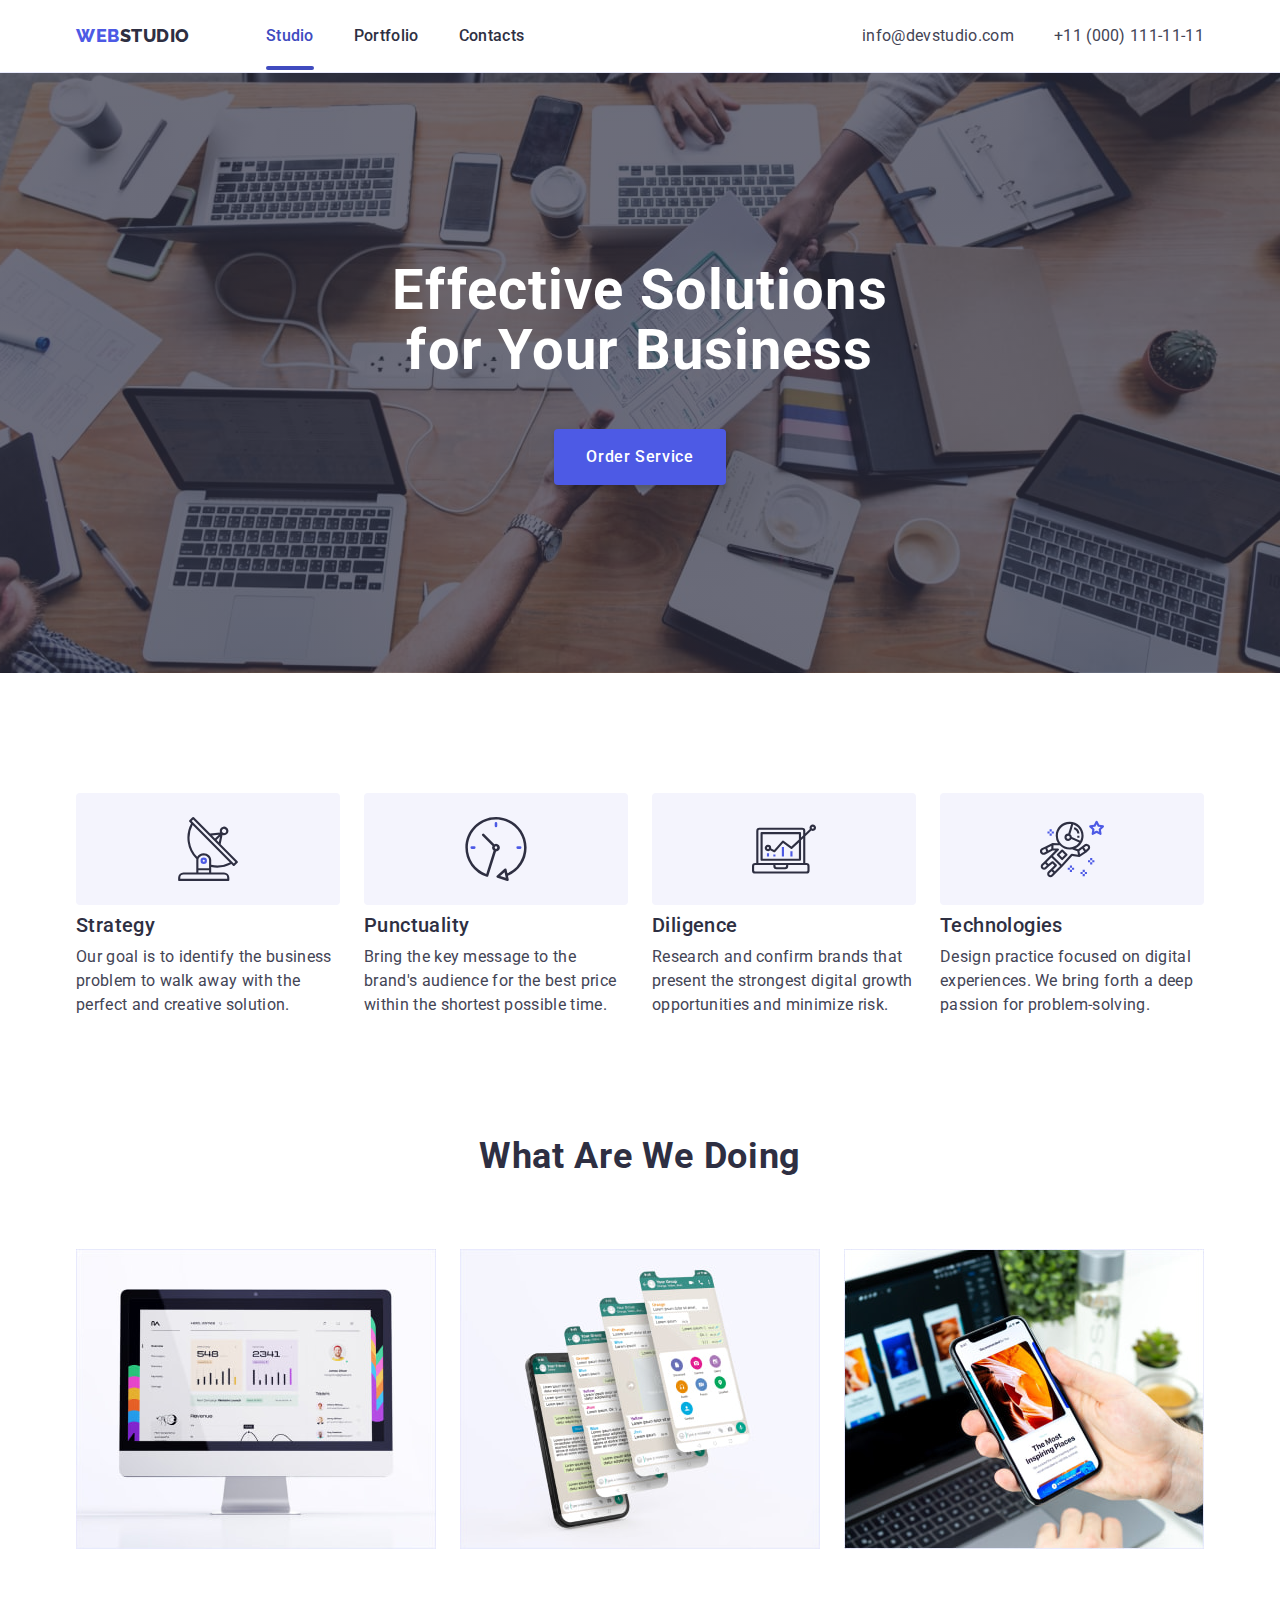
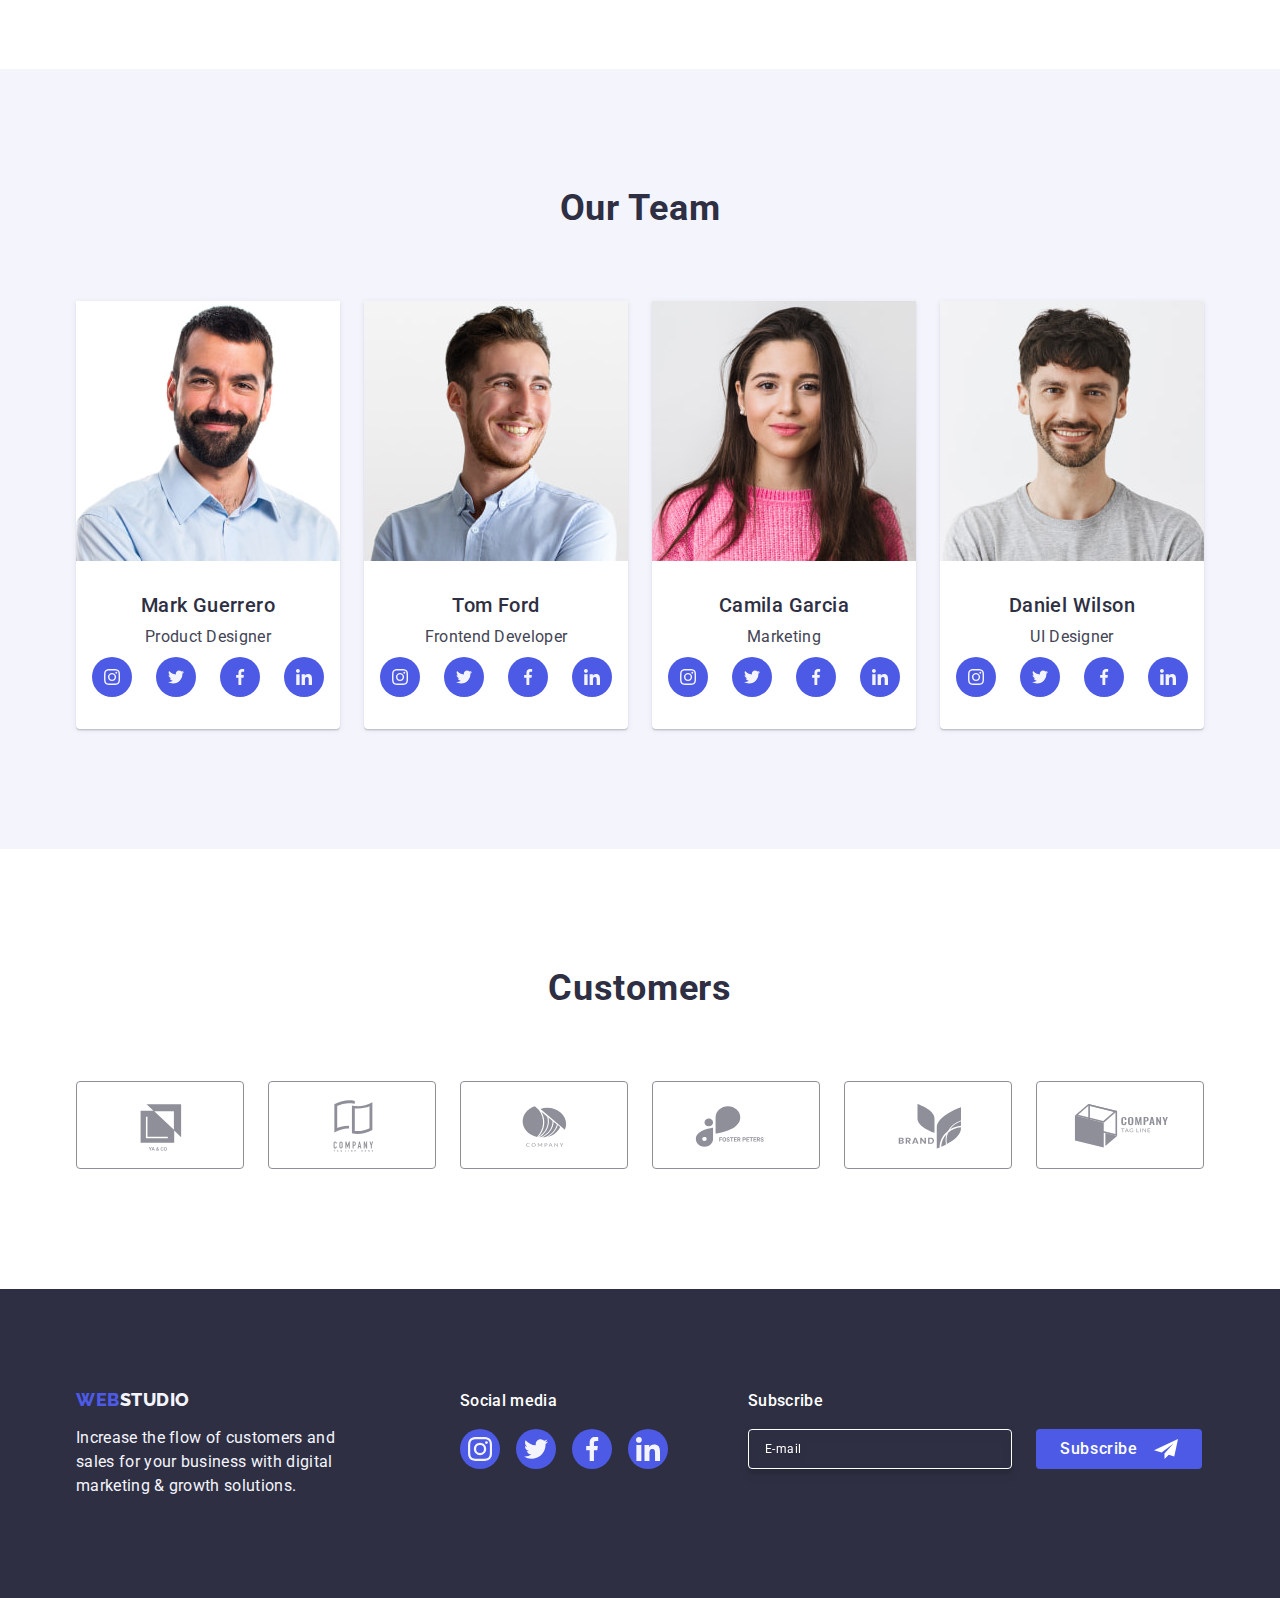
<file: index.html>
<!DOCTYPE html>
<html lang="en">
  <head>
    <meta charset="UTF-8" />
    <meta http-equiv="X-UA-Compatible" content="IE=edge" />
    <meta name="viewport" content="width=device-width, initial-scale=1.0" />
    <meta name="description" content="" />
    <title><span>Web</span>Studio</title>
    <link
      rel="stylesheet"
      href="https://cdn.jsdelivr.net/npm/modern-normalize@2.0.0/modern-normalize.min.css"
    />
    <link rel="preconnect" href="https://fonts.googleapis.com" />
    <link rel="preconnect" href="https://fonts.gstatic.com" crossorigin />
    <link
      href="https://fonts.googleapis.com/css2?family=Raleway:wght@800&family=Roboto:wght@400;500;700;900&display=swap"
      rel="stylesheet"
    />
    <link rel="stylesheet" href="./css/styles.css" />
  </head>

  <body class="page">
    <header class="header-nav">
      <div class="container header-nav-box">
        <nav class="container-nav">
          <!--<div class="header-box-right">-->
          <a href="./index.html" class="link logo logo-header"
            >Web<span class="logo-dark">Studio</span></a
          >
          <ul class="header-list list">
            <li>
              <a class="header-link link active" href="./index.html">Studio</a>
            </li>
            <li>
              <a class="header-link link" href="./portfolio.html">Portfolio</a>
            </li>
            <li><a class="header-link link" href="">Contacts</a></li>
          </ul>
          <!--</div>-->
        </nav>
        <address>
          <ul class="list address">
            <li>
              <a class="address-link link" href="mailto:info@devstudio.com"
                >info@devstudio.com</a
              >
            </li>
            <li>
              <a class="address-link link" href="tel:+110001111111"
                >+11 (000) 111-11-11</a
              >
            </li>
          </ul>
        </address>
      </div>
    </header>

    <main class="main">
      <section class="section hero">
        <div class="container hero-box">
          <h1 class="hero-titel">Effective Solutions for Your Business</h1>
          <button type="button" class="hero-bt" data-modal-open>
            Order Service
          </button>
        </div>
      </section>

      <section class="section advantages">
        <div class="container">
          <h2 class="visually-hidden">Advantages</h2>
          <ul class="advantages-list list">
            <li class="advantages-item">
              <div class="advantages-icon-box">
                <svg width="64" height="64">
                  <use
                    class="advantages-icon"
                    href="./images/icons.svg#antenna"
                  ></use>
                </svg>
              </div>
              <h3 class="advantages-titel-item">Strategy</h3>
              <p class="advantages-text-item">
                Our goal is to identify the business problem to walk away with
                the perfect and creative solution.
              </p>
            </li>
            <li class="advantages-item">
              <div class="advantages-icon-box">
                <svg width="64" height="64">
                  <use
                    class="advantages-icon"
                    href="./images/icons.svg#clock"
                  ></use>
                </svg>
              </div>
              <h3 class="advantages-titel-item">Punctuality</h3>
              <p class="advantages-text-item">
                Bring the key message to the brand's audience for the best price
                within the shortest possible time.
              </p>
            </li>
            <li class="advantages-item">
              <div class="advantages-icon-box">
                <svg width="64" height="64">
                  <use
                    class="advantages-icon"
                    href="./images/icons.svg#diagram"
                  ></use>
                </svg>
              </div>
              <h3 class="advantages-titel-item">Diligence</h3>
              <p class="advantages-text-item">
                Research and confirm brands that present the strongest digital
                growth opportunities and minimize risk.
              </p>
            </li>
            <li class="advantages-item">
              <div class="advantages-icon-box">
                <svg width="64" height="64">
                  <use
                    class="advantages-icon"
                    href="./images/icons.svg#astronaut"
                  ></use>
                </svg>
              </div>
              <h3 class="advantages-titel-item">Technologies</h3>
              <p class="advantages-text-item">
                Design practice focused on digital experiences. We bring forth a
                deep passion for problem-solving.
              </p>
            </li>
          </ul>
        </div>
      </section>

      <section class="section doing">
        <div class="container">
          <h2 class="doing-titel">What are we doing</h2>
          <ul class="doing-list list">
            <li class="doing-item">
              <img
                src="./images/work/img-1.jpg"
                alt="color monitor"
                width="360"
                height="300"
              />
            </li>
            <li class="doing-item">
              <img
                src="./images/work/img-2.jpg"
                alt="alternative phone screens"
                width="360"
                height="300"
              />
            </li>
            <li class="doing-item">
              <img
                src="./images/work/img-3.jpg"
                alt="phone"
                width="360"
                height="300"
              />
            </li>
          </ul>
        </div>
      </section>

      <section class="section team">
        <div class="container">
          <h2 class="team-titel">Our Team</h2>
          <ul class="team-list list">
            <li class="team-link">
              <img
                src="./images/team/img-1.jpg"
                alt="Mark Guerrero"
                width="264"
                class="team-link-img"
              />
              <div class="team-link-box">
                <h3 class="team-link-name">Mark Guerrero</h3>
                <p class="team-text">Product Designer</p>
                <ul class="team-list-icon">
                  <li class="team-item-medis">
                    <a href="" class="link-social-media">
                      <svg class="icon-social-media" width="16" height="16">
                        <use href="./images/icons.svg#instagram"></use>
                      </svg>
                    </a>
                  </li>
                  <li class="team-item-medis">
                    <a href="" class="link-social-media">
                      <svg class="icon-social-media" width="16" height="16">
                        <use href="./images/icons.svg#twitter"></use>
                      </svg>
                    </a>
                  </li>
                  <li class="team-item-medis">
                    <a href="" class="link-social-media">
                      <svg class="icon-social-media" width="16" height="16">
                        <use href="./images/icons.svg#facebook"></use>
                      </svg>
                    </a>
                  </li>
                  <li class="team-item-medis">
                    <a href="" class="link-social-media">
                      <svg class="icon-social-media" width="16" height="16">
                        <use href="./images/icons.svg#linkedin"></use>
                      </svg>
                    </a>
                  </li>
                </ul>
              </div>
            </li>
            <li class="team-link">
              <img
                src="./images/team/img-2.jpg"
                alt="Tom Ford"
                width="264"
                class="team-link-img"
              />
              <div class="team-link-box">
                <h3 class="team-link-name">Tom Ford</h3>
                <p class="team-text">Frontend Developer</p>
                <ul class="team-list-icon">
                  <li class="team-item-medis">
                    <a href="" class="link-social-media">
                      <svg class="icon-social-media" width="16" height="16">
                        <use href="./images/icons.svg#instagram"></use>
                      </svg>
                    </a>
                  </li>
                  <li class="team-item-medis">
                    <a href="" class="link-social-media">
                      <svg class="icon-social-media" width="16" height="16">
                        <use href="./images/icons.svg#twitter"></use>
                      </svg>
                    </a>
                  </li>
                  <li class="team-item-medis">
                    <a href="" class="link-social-media">
                      <svg class="icon-social-media" width="16" height="16">
                        <use href="./images/icons.svg#facebook"></use>
                      </svg>
                    </a>
                  </li>
                  <li class="team-item-medis">
                    <a href="" class="link-social-media">
                      <svg class="icon-social-media" width="16" height="16">
                        <use href="./images/icons.svg#linkedin"></use>
                      </svg>
                    </a>
                  </li>
                </ul>
              </div>
            </li>
            <li class="team-link">
              <img
                src="./images/team/img-3.jpg"
                alt="Camila Garcia"
                width="264"
                class="team-link-img"
              />
              <div class="team-link-box">
                <h3 class="team-link-name">Camila Garcia</h3>
                <p class="team-text">Marketing</p>
                <ul class="team-list-icon">
                  <li class="team-item-medis">
                    <a href="" class="link-social-media">
                      <svg class="icon-social-media" width="16" height="16">
                        <use href="./images/icons.svg#instagram"></use>
                      </svg>
                    </a>
                  </li>
                  <li class="team-item-medis">
                    <a href="" class="link-social-media">
                      <svg class="icon-social-media" width="16" height="16">
                        <use href="./images/icons.svg#twitter"></use>
                      </svg>
                    </a>
                  </li>
                  <li class="team-item-medis">
                    <a href="" class="link-social-media">
                      <svg class="icon-social-media" width="16" height="16">
                        <use href="./images/icons.svg#facebook"></use>
                      </svg>
                    </a>
                  </li>
                  <li class="team-item-medis">
                    <a href="" class="link-social-media">
                      <svg class="icon-social-media" width="16" height="16">
                        <use href="./images/icons.svg#linkedin"></use>
                      </svg>
                    </a>
                  </li>
                </ul>
              </div>
            </li>
            <li class="team-link">
              <img
                src="./images/team/img-4.jpg"
                alt="Daniel Wilson"
                width="264"
                class="team-link-img"
              />
              <div class="team-link-box">
                <h3 class="team-link-name">Daniel Wilson</h3>
                <p class="team-text">UI Designer</p>
                <ul class="team-list-icon">
                  <li class="team-item-medis">
                    <a href="" class="link-social-media">
                      <svg class="icon-social-media" width="16" height="16">
                        <use href="./images/icons.svg#instagram"></use>
                      </svg>
                    </a>
                  </li>
                  <li class="team-item-medis">
                    <a href="" class="link-social-media">
                      <svg class="icon-social-media" width="16" height="16">
                        <use href="./images/icons.svg#twitter"></use>
                      </svg>
                    </a>
                  </li>
                  <li class="team-item-medis">
                    <a href="" class="link-social-media">
                      <svg class="icon-social-media" width="16" height="16">
                        <use href="./images/icons.svg#facebook"></use>
                      </svg>
                    </a>
                  </li>
                  <li class="team-item-medis">
                    <a href="" class="link-social-media">
                      <svg class="icon-social-media" width="16" height="16">
                        <use href="./images/icons.svg#linkedin"></use>
                      </svg>
                    </a>
                  </li>
                </ul>
              </div>
            </li>
          </ul>
        </div>
      </section>

      <section class="section customers">
        <div class="container">
          <h2 class="customers-titel">Customers</h2>
          <ul class="customers-list">
            <li class="customers-item">
              <a class="customers-link" href="">
                <svg class="customers-icon" width="104" height="56">
                  <use href="./images/icons.svg#logo-1"></use>
                </svg>
              </a>
            </li>
            <li class="customers-item">
              <a class="customers-link" href="">
                <svg class="customers-icon" width="104" height="56">
                  <use href="./images/icons.svg#logo-2"></use>
                </svg>
              </a>
            </li>
            <li class="customers-item">
              <a class="customers-link" href="">
                <svg class="customers-icon" width="104" height="56">
                  <use href="./images/icons.svg#logo-3"></use>
                </svg>
              </a>
            </li>
            <li class="customers-item">
              <a class="customers-link" href="">
                <svg class="customers-icon" width="104" height="56">
                  <use href="./images/icons.svg#logo-4"></use>
                </svg>
              </a>
            </li>
            <li class="customers-item">
              <a class="customers-link" href="">
                <svg class="customers-icon" width="104" height="56">
                  <use href="./images/icons.svg#logo-5"></use>
                </svg>
              </a>
            </li>
            <li class="customers-item">
              <a class="customers-link" href="">
                <svg class="customers-icon" width="104" height="56">
                  <use href="./images/icons.svg#logo-6"></use>
                </svg>
              </a>
            </li>
          </ul>
        </div>
      </section>
    </main>

    <footer class="footer">
      <div class="container footer-container">
        <div class="footer-box-right">
          <a href="./index.html" class="link logo logo-footer"
            >Web<span class="logo-light">Studio</span></a
          >
          <p class="footer-text">
            Increase the flow of customers and sales for your business with
            digital marketing & growth solutions.
          </p>
        </div>
        <div class="footer-box-center">
          <p class="footer-social-media">Social media</p>
          <ul class="footer-list">
            <li class="footer-item-media">
              <a href="" class="link-social-media footer-link-icon">
                <svg class="icon-social-media" width="24" height="24">
                  <use href="./images/icons.svg#instagram"></use>
                </svg>
              </a>
            </li>
            <li class="footer-item-media">
              <a href="" class="link-social-media footer-link-icon">
                <svg class="icon-social-media" width="24" height="24">
                  <use href="./images/icons.svg#twitter"></use>
                </svg>
              </a>
            </li>
            <li class="footer-item-media">
              <a href="" class="link-social-media footer-link-icon">
                <svg class="icon-social-media" width="24" height="24">
                  <use href="./images/icons.svg#facebook"></use>
                </svg>
              </a>
            </li>
            <li class="footer-item-media">
              <a href="" class="link-social-media footer-link-icon">
                <svg class="icon-social-media" width="24" height="24">
                  <use href="./images/icons.svg#linkedin"></use>
                </svg>
              </a>
            </li>
          </ul>
        </div >
        <div class="footer-box-left">
          <p class="footer-subscribe-titel">Subscribe</p>
          <form class="footer-form">
              <label class="footer-label">
              <input
                class="footer-input"
                type="email"
                name="email"
                placeholder="E-mail"
              />
              </label>
            <button class="footer-btn" type="submit">
              Subscribe
              <svg class="footer-btn-icon" width="24" height="24">
                <use href="./images/icons.svg#frame"></use>
              </svg>
            </button>
          </form>
        </div>
      </div>
    </footer>
    <div class="backdrop is-hidden" data-modal>
      <div class="modal-container">
        <button class="modal-btm" type="button" data-modal-close>
          <svg class="modal-icon" width="8" height="8">
            <use href="./images/icons.svg#close-black"></use>
          </svg>
        </button>
        <p class="modal-titel"
          >Leave your contacts and we will call you back</p>
        <form class="modal-form" name="contacts" autocomplete="off">
          <div class="form-label-box">
            <label class="form-field" for="user-name">Name</label>
            <div class="form-input-box">
              <input class="input-box" type="text" name="user-name" id="user-name" />
                <svg class="input-icon" width="18" height="24">
                  <use href="./images/icons.svg#person"></use>
                </svg>
            </div>
          </div>
          <div class="form-label-box">
            <label class="form-field" for="user-phone">Phone</label>
            <div class="form-input-box">
              <input class="input-box" type="tel" name="user_phone" id="user-phone" />
                <svg class="input-icon" width="18" height="24">
                  <use href="./images/icons.svg#phone"></use>
                </svg>
            </div>
          </div>
          <div class="form-label-box">
            <label class="form-field" for="user-email">Email</label>
            <div class="form-input-box">
              <input class="input-box" type="email" name="user_email" id="user-email" />
                <svg class="input-icon" width="18" height="24">
                  <use href="./images/icons.svg#email"></use>
                </svg>
            </div>
          </div>
          <div class="form-label-comment">
            <label class="form-field" for="user-comment">Comment</label>
            <textarea class="comment-box" rows="7" name="user-comment" id="user-comment" placeholder="Text input"></textarea>
          </div>
          
          <div class="form-checkbox-container">
              <input class="input-checkbox visually-hidden" type="checkbox" name="user-privacy" id="user-privacy" value="true"/>
              <label class="form-text" for="user-privacy">
                <span class="form-checkbox-agreement">
                  <svg class="form-checkbox-icon" width="10" height="8">
                    <use href="./images/icons.svg#vector"></use>
                  </svg>
                </span>
                I accept the terms and conditions of the
                <a class="form-link" href="">Privacy Policy</a></label>
          </div>
          <button class="hero-bt" type="submit">Send</button>
        </form>
      </div>
    </div>
    <script src="./js/modal.js"></script>
  </body>
</html>
</file>
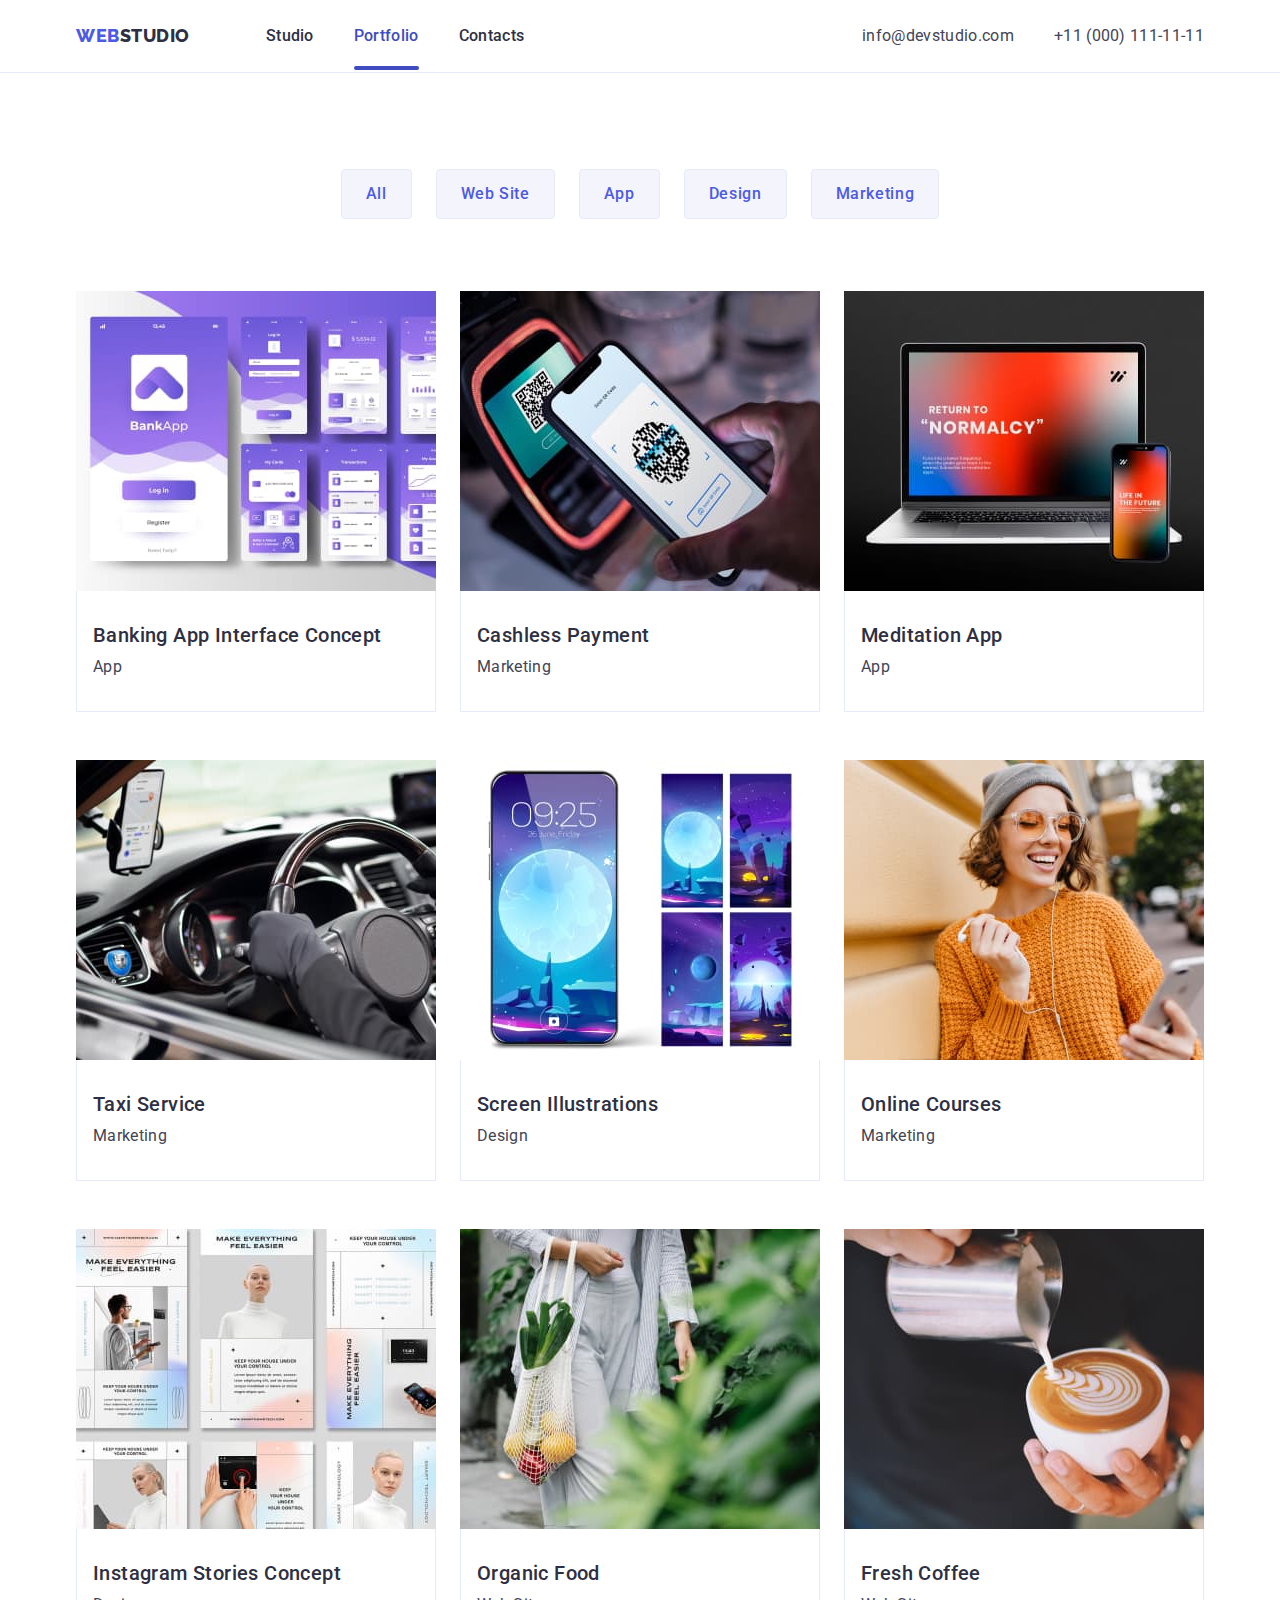
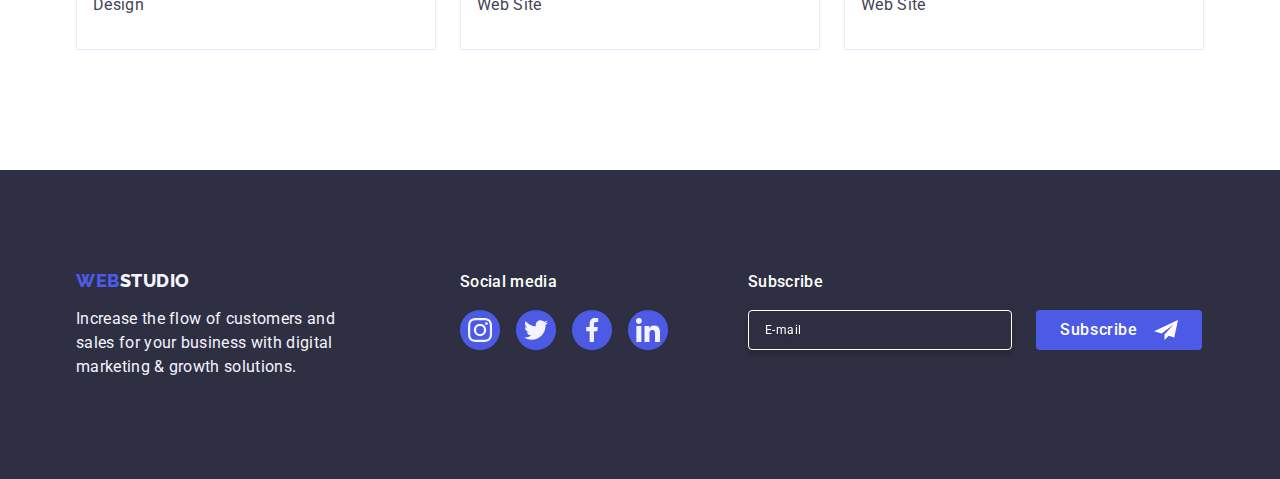
<file: portfolio.html>
<!DOCTYPE html>
<html lang="en">
  <head>
    <meta charset="UTF-8" />
    <meta http-equiv="X-UA-Compatible" content="IE=edge" />
    <meta name="viewport" content="width=device-width, initial-scale=1.0" />
    <meta name="description" content="" />
    <title><span>Web</span>Studio</title>
    <link
      rel="stylesheet"
      href="https://cdn.jsdelivr.net/npm/modern-normalize@2.0.0/modern-normalize.min.css"
    />
    <link rel="preconnect" href="https://fonts.googleapis.com" />
    <link rel="preconnect" href="https://fonts.gstatic.com" crossorigin />
    <link
      href="https://fonts.googleapis.com/css2?family=Raleway:wght@800&family=Roboto:wght@400;500;700;900&display=swap"
      rel="stylesheet"
    />
    <link rel="stylesheet" href="./css/styles.css" />
  </head>

  <body class="page">
    <header class="header-nav">
      <div class="container header-nav-box">
        <nav class="container-nav">
          <!--<div class="header-box-right">-->
            <a href="./index.html" class="link logo logo-header"
              >Web<span class="logo-dark">Studio</span></a
            >
            <ul class="header-list list">
              <li>
                <a class="header-link link" href="./index.html">Studio</a>
              </li>
              <li>
                <a class="header-link link active" href="./portfolio.html"
                  >Portfolio</a
                >
              </li>
              <li><a class="header-link link" href="">Contacts</a></li>
            </ul>
          <!--</div>-->
        </nav>
        <address>
          <ul class="list address">
            <li>
              <a class="address-link link" href="mailto:info@devstudio.com"
                >info@devstudio.com</a
              >
            </li>
            <li>
              <a class="address-link link" href="tel:+110001111111"
                >+11 (000) 111-11-11</a
              >
            </li>
          </ul>
        </address>
      </div>
    </header>

    <main class="main">
      <section class="section portfolio">
        <div class="container">
          <h1 class="visually-hidden">Portfolio</h1>
          <ul class="portfolio-nav-bt list">
            <li><button type="button" class="portfolio-bt">All</button></li>
            <li>
              <button type="button" class="portfolio-bt">Web Site</button>
            </li>
            <li><button type="button" class="portfolio-bt">App</button></li>
            <li><button type="button" class="portfolio-bt">Design</button></li>
            <li>
              <button type="button" class="portfolio-bt">Marketing</button>
            </li>
          </ul>
          <ul class="portfolio-catalog list">
            <li class="catalog-item link">
              <a class="link link-catalog-portf" href="">
                <div class="overlay">
                  <img
                    class="catalog-img"
                    src="./images/portfolio/img-1.jpg"
                    alt="design example"
                    width="360"
                    height="300"
                  />
                  <p class="overlay-text">
                    14 Stylish and User-Friendly App Design Concepts · Task Manager App · Calorie Tracker App · Exotic Fruit Ecommerce App · Cloud Storage App
                  </p>
                </div>
                <div class="catalog-item-bottom">
                  <h2 class="catalog-titel">Banking App Interface Concept</h2>
                  <p class="catalog-text">App</p>
                </div>
              </a>
            </li>
            <li class="catalog-item link">
              <a class="link link-catalog-portf" href="">
                <div class="overlay">
                  <img
                    class="catalog-img"
                    src="./images/portfolio/img-2.jpg"
                    alt="design example"
                    width="360"
                    height="300"
                  />
                  <p class="overlay-text">
                    14 Stylish and User-Friendly App Design Concepts · Task Manager App · Calorie Tracker App · Exotic Fruit Ecommerce App · Cloud Storage App
                  </p>
                </div>
                <div class="catalog-item-bottom">
                  <h2 class="catalog-titel">Cashless Payment</h2>
                  <p class="catalog-text">Marketing</p>
                </div></a
              >
            </li>
            <li class="catalog-item link">
              <a class="link link-catalog-portf" href="">
                <div class="overlay">
                  <img
                    class="catalog-img"
                    src="./images/portfolio/img-3.jpg"
                    alt="design example"
                    width="360"
                    height="300"
                  />
                  <p class="overlay-text">
                    14 Stylish and User-Friendly App Design Concepts · Task Manager App · Calorie Tracker App · Exotic Fruit Ecommerce App · Cloud Storage App
                  </p>
                </div>
                <div class="catalog-item-bottom">
                  <h2 class="catalog-titel">Meditation App</h2>
                  <p class="catalog-text">App</p>
                </div></a
              >
            </li>
            <li class="catalog-item link">
              <a class="link link-catalog-portf" href="">
                <div class="overlay">
                  <img
                    class="catalog-img"
                    src="./images/portfolio/img-4.jpg"
                    alt="design example"
                    width="360"
                    height="300"
                  />
                  <p class="overlay-text">
                    14 Stylish and User-Friendly App Design Concepts · Task Manager App · Calorie Tracker App · Exotic Fruit Ecommerce App · Cloud Storage App
                  </p>
                </div>
                <div class="catalog-item-bottom">
                  <h2 class="catalog-titel">Taxi Service</h2>
                  <p class="catalog-text">Marketing</p>
                </div></a
              >
            </li>
            <li class="catalog-item link">
              <a class="link link-catalog-portf" href="">
                <div class="overlay">
                  <img
                    class="catalog-img"
                    src="./images/portfolio/img-5.jpg"
                    alt="design example"
                    width="360"
                    height="300"
                  />
                  <p class="overlay-text">
                    14 Stylish and User-Friendly App Design Concepts · Task Manager App · Calorie Tracker App · Exotic Fruit Ecommerce App · Cloud Storage App
                  </p>
                </div>
                <div class="catalog-item-bottom">
                  <h2 class="catalog-titel">Screen Illustrations</h2>
                  <p class="catalog-text">Design</p>
                </div></a
              >
            </li>
            <li class="catalog-item link">
              <a class="link link-catalog-portf" href="">
                <div class="overlay">
                  <img
                    class="catalog-img"
                    src="./images/portfolio/img-6.jpg"
                    alt="design example"
                    width="360"
                    height="300"
                  />
                  <p class="overlay-text">
                    14 Stylish and User-Friendly App Design Concepts · Task Manager App · Calorie Tracker App · Exotic Fruit Ecommerce App · Cloud Storage App
                  </p>
                </div>
                <div class="catalog-item-bottom">
                  <h2 class="catalog-titel">Online Courses</h2>
                  <p class="catalog-text">Marketing</p>
                </div></a
              >
            </li>
            <li class="catalog-item link">
              <a class="link link-catalog-portf" href="">
                <div class="overlay">
                  <img
                    class="catalog-img"
                    src="./images/portfolio/img-7.jpg"
                    alt="design example"
                    width="360"
                    height="300"
                  />
                  <p class="overlay-text">
                    14 Stylish and User-Friendly App Design Concepts · Task Manager App · Calorie Tracker App · Exotic Fruit Ecommerce App · Cloud Storage App
                  </p>
                </div>
                <div class="catalog-item-bottom">
                  <h2 class="catalog-titel">Instagram Stories Concept</h2>
                  <p class="catalog-text">Design</p>
                </div></a
              >
            </li>
            <li class="catalog-item link">
              <a class="link link-catalog-portf" href="">
                <div class="overlay">
                  <img
                    class="catalog-img"
                    src="./images/portfolio/img-8.jpg"
                    alt="design example"
                    width="360"
                    height="300"
                  />
                  <p class="overlay-text">
                    14 Stylish and User-Friendly App Design Concepts · Task Manager App · Calorie Tracker App · Exotic Fruit Ecommerce App · Cloud Storage App
                  </p>
                </div>
                <div class="catalog-item-bottom">
                  <h2 class="catalog-titel">Organic Food</h2>
                  <p class="catalog-text">Web Site</p>
                </div></a
              >
            </li>
            <li class="catalog-item link">
              <a class="link link-catalog-portf" href="">
                <div class="overlay">
                  <img
                    class="catalog-img"
                    src="./images/portfolio/img-9.jpg"
                    alt="design example"
                    width="360"
                    height="300"
                  />
                  <p class="overlay-text">
                    14 Stylish and User-Friendly App Design Concepts · Task Manager App · Calorie Tracker App · Exotic Fruit Ecommerce App · Cloud Storage App
                  </p>
                </div>
                <div class="catalog-item-bottom">
                  <h2 class="catalog-titel">Fresh Coffee</h2>
                  <p class="catalog-text">Web Site</p>
                </div></a
              >
            </li>
          </ul>
        </div>
      </section>
    </main>

    <footer class="footer">
      <div class="container footer-container">
        <div class="footer-box-right">
          <a href="./index.html" class="link logo logo-footer"
            >Web<span class="logo-light">Studio</span></a
          >
          <p class="footer-text">
            Increase the flow of customers and sales for your business with
            digital marketing & growth solutions.
          </p>
        </div>
        <div class="footer-box-center">
          <p class="footer-social-media">Social media</p>
          <ul class="footer-list">
            <li class="footer-item-media">
              <a href="" class="link-social-media footer-link-icon">
                <svg class="icon-social-media" width="24" height="24">
                  <use href="./images/icons.svg#instagram"></use>
                </svg>
              </a>
            </li>
            <li class="footer-item-media">
              <a href="" class="link-social-media footer-link-icon">
                <svg class="icon-social-media" width="24" height="24">
                  <use href="./images/icons.svg#twitter"></use>
                </svg>
              </a>
            </li>
            <li class="footer-item-media">
              <a href="" class="link-social-media footer-link-icon">
                <svg class="icon-social-media" width="24" height="24">
                  <use href="./images/icons.svg#facebook"></use>
                </svg>
              </a>
            </li>
            <li class="footer-item-media">
              <a href="" class="link-social-media footer-link-icon">
                <svg class="icon-social-media" width="24" height="24">
                  <use href="./images/icons.svg#linkedin"></use>
                </svg>
              </a>
            </li>
          </ul>
        </div >
        <div class="footer-box-left">
          <p class="footer-subscribe-titel">Subscribe</p>
          <form class="footer-form">
              <label class="footer-label">
              <input
                class="footer-input"
                type="email"
                name="email"
                placeholder="E-mail"
              />
              </label>
            <button class="footer-btn" type="submit">
              Subscribe
              <svg class="footer-btn-icon" width="24" height="24">
                <use href="./images/icons.svg#frame"></use>
              </svg>
            </button>
          </form>
        </div>
      </div>
    </footer>
  </body>
</html>
</file>
<file: css/styles.css>
/*Variables*/
:root {
  --text-slate: #434455;
  --dark-ck: #2e2f42;
  --iris: #4d5ae5;
  --ocean: #404bbf;
  --green-cl: #31d0aa;
  --light-slate: #8e8f99;
  --cornflower: #e7e9fc;
  --cloud: #f4f4fd;
  --dark-modal: rgba(46, 47, 66, 0.4);
  --grey: rgba(46, 47, 66, 0.7);
  --white: #ffffff;
  --dairy: #fcfcfc;
}
/*Reset styles*/
*,
*::before,
*::after {
  box-sizing: border-box;
}

.link,
a {
  text-decoration: none;
  font-style: normal;
  color: currentColor;
}

.bt,
button {
  font-family: inherit;
  cursor: pointer;
  border: none;
}

.list,
ul,
ol {
  list-style: none;
  margin: 0;
  padding: 0;
}

h1,
h2,
h3,
h4,
h5,
h6,
p {
  margin: 0;
}
.section {
  margin: 0;
}
img {
  display: block;
}
.container {
  width: 1158px;
  margin: 0 auto;
  padding: 0 15px;
}

/*Variables*/
body {
  font-family: 'Roboto', sans-serif;
  color: var(--text-slate);
  background-color: var(--white);
}

.logo {
  font-family: 'Raleway', sans-serif;
  font-weight: 800;
  font-size: 18px;
  line-height: 1.17;
  text-transform: uppercase;
  color: var(--iris);
  letter-spacing: 0.03em;
}

.logo-dark {
  color: var(--dark-ck);
}

.logo-light {
  color: var(--cloud);
}
.logo-header {
  margin-right: 76px;
}
.logo-footer {
  display: inline-block;
  margin-bottom: 16px;
}

/*header*/
.page {
}
.header-nav {
  padding-top: 24px;
  padding-bottom: 24px;
  border-bottom: 1px solid #e7e9fc;
  box-shadow: 0px 1px 6px 0px rgba(46, 47, 66, 0.08),
    0px 1px 1px 0px rgba(46, 47, 66, 0.16),
    0px 2px 1px 0px rgba(46, 47, 66, 0.08);
}
.header-nav-box {
  display: flex;
  justify-content: space-between;
}
.container-nav {
  display: flex;
  align-items: center;
}
/*.header-box-right {
  display: flex;
  gap: 76px;
}*/
.header-list {
  display: flex;
  gap: 40px;
}

.header-link {
  font-weight: 500;
  font-size: 16px;
  line-height: 1.5;
  letter-spacing: 0.02em;
  color: var(--dark-ck);
  padding: 24px 0;
  position: relative;
  transition: color 250ms cubic-bezier(0.4, 0, 0.2, 1);
}
.header-link.active {
  color: var(--ocean);
}
.header-link.active::after {
  content: '';
  display: block;
  width: 100%;
  height: 4px;
  border-radius: 2px;
  background: var(--ocean);
  position: absolute;
  bottom: -1px;
  left: 0;
}

.header-link:hover,
.header-link:focus {
  color: var(--ocean);
}

.address {
  font-style: normal;
  display: flex;
  gap: 40px;
}

.address-link {
  line-height: 1.5;
  letter-spacing: 0.02em;
  color: var(--text-slate);
  transition: color 250ms cubic-bezier(0.4, 0, 0.2, 1);
}

.address-link:hover,
.address-link:focus {
  color: var(--ocean);
}

/*Main*/
.hero {
  background-color: var(--dark-ck);
  padding-top: 188px;
  padding-bottom: 188px;
  background-image: linear-gradient(
      to bottom,
      rgba(46, 47, 66, 0.7),
      rgba(46, 47, 66, 0.7)
    ),
    url(../images/hero/bg-hero.jpg);
  background-repeat: no-repeat;
  background-position: center center;
  background-size: cover;
  max-width: 1440px;
  margin: auto;
}
.hero-box {
  display: flex;
  flex-direction: column;
  justify-content: center;
}
.hero-titel {
  font-size: 56px;
  line-height: 1.07;
  letter-spacing: 0.02em;
  color: var(--white);
  text-align: center;
  padding-bottom: 48px;
  max-width: 496px;
  margin: 0 auto;
}
.hero-bt {
  display: block;
  margin: 0 auto;
  font-weight: 500;
  line-height: 1.5;
  font-size: 16px;
  letter-spacing: 0.04em;
  text-align: center;
  color: var(--white);
  background-color: var(--iris);
  padding: 16px 32px;
  border-radius: 4px;
  box-shadow: 0px 4px 4px 0px rgba(0, 0, 0, 0.15);
  min-width: 169px;
  transition: background-color 250ms cubic-bezier(0.4, 0, 0.2, 1);
}

.hero-bt:hover,
.hero-bt:focus {
  background-color: var(--ocean);
}
.advantages {
  background-color: var(--white);
  padding-top: 120px;
  padding-bottom: 120px;
}
.visually-hidden {
  position: absolute;
  width: 1px;
  height: 1px;
  margin: -1px;
  border: 0;
  padding: 0;
  white-space: nowrap;
  clip-path: inset(100%);
  clip: rect(0 0 0 0);
  overflow: hidden;
}
.advantages-list {
  display: flex;
  gap: 24px;
}
.advantages-item {
  width: calc((100% - 3 * 24px) / 4);
}
.advantages-icon-box {
  display: flex;
  align-items: center;
  justify-content: center;
  height: 112px;
  padding: 24px 100px;
  background-color: var(--cloud);
  margin-bottom: 8px;
  border-radius: 4px;
}
.advantages-icon {
}
.advantages-titel-item {
  font-weight: 500;
  font-size: 20px;
  line-height: 1.2;
  letter-spacing: 0.02em;
  color: var(--dark-ck);
  text-align: left;
  margin-bottom: 8px;
}
.advantages-text-item {
  line-height: 1.5;
  letter-spacing: 0.02em;
  color: var(--text-slate);
  text-align: left;
}
.doing {
  background: var(--white);
  padding-bottom: 120px;
}
.doing-titel {
  font-size: 36px;
  line-height: 1.11;
  letter-spacing: 0.02em;
  text-transform: capitalize;
  color: var(--dark-ck);
  text-align: center;
  margin-bottom: 72px;
}
.doing-list {
  display: flex;
  gap: 24px;
}
.doing-item {
}
.team {
  background-color: var(--cloud);
  padding: 120px 0;
}
.team-titel {
  font-size: 36px;
  line-height: 1.11;
  letter-spacing: 0.02em;
  text-transform: capitalize;
  color: var(--dark-ck);
  text-align: center;
  margin-bottom: 72px;
}
.team-list {
  display: flex;
  gap: 24px;
}
.team-link {
  background-color: var(--white);
  border-radius: 0px 0px 4px 4px;
  box-shadow: 0px 2px 1px 0px rgba(46, 47, 66, 0.08),
    0px 1px 1px 0px rgba(46, 47, 66, 0.16),
    0px 1px 6px 0px rgba(46, 47, 66, 0.08);
}
.team-link-box {
  padding: 32px 0;
  display: flex;
  flex-direction: column;
  justify-content: center;
  gap: 8px;
}
.team-link-name {
  text-align: center;
  font-weight: 500;
  font-size: 20px;
  line-height: 1.2;
  letter-spacing: 0.02em;
  color: var(--dark-ck);
}
.team-text {
  text-align: center;
  line-height: 1.5;
  letter-spacing: 0.02em;
  color: var(--text-slate);
}
.team-list-icon {
  display: flex;
  justify-content: center;
  gap: 24px;
}

.customers {
  padding: 120px 0;
}
.customers-titel {
  color: var(--dark-ck);
  text-align: center;
  font-size: 36px;
  font-weight: 700;
  line-height: 1.11;
  letter-spacing: 0.72px;
  text-transform: capitalize;
  margin-bottom: 72px;
}
.customers-list {
  display: flex;
  justify-content: center;
  gap: 24px;
}
.customers-link {
  display: flex;
  justify-content: center;
  align-items: center;
  width: 168px;
  height: 88px;
  padding: 16px 32px;
  border-radius: 4px;
  border: 1px solid var(--light-slate);
  color: var(--light-slate);
  transition: border-color 250ms cubic-bezier(0.4, 0, 0.2, 1),
    color 250ms cubic-bezier(0.4, 0, 0.2, 1);
}
.customers-link:hover,
.customers-link:focus {
  border-color: var(--ocean);
  color: var(--ocean);
}
.customers-icon {
  fill: currentColor;
}

/*Footer*/
.footer {
  background-color: var(--dark-ck);
  padding-top: 100px;
  padding-bottom: 100px;
}

.footer-container {
  display: flex;
  justify-content: flex-start;
  align-items: baseline;
}
.footer-box-right {
  margin-right: 120px;
}
.footer-text {
  line-height: 1.5;
  letter-spacing: 0.02em;
  color: var(--cloud);
  width: 264px;
}
.footer-social-media {
  color: var(--white);
  font-size: 16px;
  font-weight: 500;
  line-height: 1.5;
  letter-spacing: 0.32px;
  margin-bottom: 16px;
}
.footer-list {
  display: flex;
  gap: 16px;
}

.link-social-media {
  display: flex;
  align-items: center;
  justify-content: center;
  width: 40px;
  height: 40px;
  border-radius: 50%;
  background-color: var(--iris);
  transition: background-color 250ms cubic-bezier(0.4, 0, 0.2, 1);
}
.icon-social-media {
  fill: var(--cloud);
}
.link-social-media:hover,
.link-social-media:focus {
  background-color: var(--ocean);
}

.footer-link-icon:hover,
.footer-link-icon:focus {
  background-color: var(--green-cl);
}
.footer-box-center {
  margin-right: 80px;
}
.footer-box-right {
}
.footer-subscribe-titel {
  color: var(--white);
  font-weight: 500;
  line-height: 1.5;
  letter-spacing: 0.32px;
  margin-bottom: 16px;
}
.footer-form {
  display: flex;
  align-items: center;
  gap: 24px;
}
.footer-input {
  width: 264px;
  height: 40px;
  border-radius: 4px;
  border: 1px solid var(--white);
  box-shadow: 0px 4px 4px 0px rgba(0, 0, 0, 0.15);
  color: var(--white);
  background-color: transparent;
  font-size: 12px;
  line-height: 1.5;
  letter-spacing: 0.48px;
  padding: 8px 16px;
  filter: drop-shadow(0px 4px 4px rgba(0, 0, 0, 0.15));
}
.footer-input::placeholder{
  color: var(--white);
  font-size: 12px;
  line-height: 2;
  letter-spacing: 0.48px;
}
.footer-btn {
  display: flex;
  align-items: center;
  justify-content: center;
  font-size: 16px;
  font-weight: 500;
  line-height: 1.5;
  letter-spacing: 0.64px;
  color: var(--white);
  background-color: var(--iris);
  padding: 8px 24px;
  border-radius: 4px;
  min-width: 165px;
  height: 40px;
  transition: background-color 250ms cubic-bezier(0.4, 0, 0.2, 1);
}
.footer-btn:hover,
.footer-btn:hover{
  background-color:var(--ocean);
}
.footer-btn-icon {
  margin-left: 16px;
}
/*portfolio*/
.portfolio {
  background-color: var(--white);
  padding-top: 96px;
  padding-bottom: 120px;
}
.portfolio-nav-bt {
  display: flex;
  gap: 24px;
  justify-content: center;
  margin-bottom: 72px;
}
.portfolio-bt {
  font-weight: 500;
  font-size: 16px;
  line-height: 1.5;
  letter-spacing: 0.04em;
  color: var(--iris);
  background-color: var(--cloud);
  border: 1px solid var(--cornflower);
  cursor: pointer;
  padding: 12px 24px;
  border-radius: 4px;
  border: 1px solid var(--cornflower);
  background: var(--cloud);
  transition: color 250ms cubic-bezier(0.4, 0, 0.2, 1),
    background-color 250ms cubic-bezier(0.4, 0, 0.2, 1),
    border-color 250ms cubic-bezier(0.4, 0, 0.2, 1),
    box-shadow 250ms cubic-bezier(0.4, 0, 0.2, 1);
}
.portfolio-bt:hover,
.portfolio-bt:focus,
.portfolio-bt:active {
  color: var(--white);
  background-color: var(--ocean);
  border: 1px solid transparent;
  box-shadow: 0px 2px 2px 0px rgba(0, 0, 0, 0.12),
    0px 2px 1px 0px rgba(0, 0, 0, 0.08), 0px 3px 1px 0px rgba(0, 0, 0, 0.1);
}
.link-catalog-portf {
  display: block;
  transition: box-shadow 250ms cubic-bezier(0.4, 0, 0.2, 1);
}
.link-catalog-portf:hover {
  box-shadow: 0px 1px 6px rgba(46, 47, 66, 0.08),
    0px 1px 1px rgba(46, 47, 66, 0.16), 0px 2px 1px rgba(46, 47, 66, 0.08);
}
.portfolio-catalog {
  display: flex;
  flex-wrap: wrap;
  row-gap: 48px;
  column-gap: 24px;
}
.catalog-item {
  width: calc((100% - 48px) / 3);
}
.catalog-img {
}
.catalog-item-bottom {
  border: 1px solid var(--cornflower);
  padding: 32px 16px;
  border-top: none;
}
.catalog-titel {
  font-weight: 500;
  font-size: 20px;
  line-height: 1.2;
  letter-spacing: 0.02em;
  color: var(--dark-ck);
  margin-bottom: 8px;
}
.catalog-text {
  font-size: 16px;
  line-height: 1.5;
  letter-spacing: 0.02em;
  color: var(--text-slate);
}
.overlay {
  position: relative;
  overflow: hidden;
}
.overlay-text {
  position: absolute;
  top: 0;
  left: 0;
  transform: translateY(100%);
  width: 100%;
  height: 100%;
  background: var(--iris);
  padding: 40px 32px;
  transition: transform 250ms cubic-bezier(0.4, 0, 0.2, 1);
  color: var(--cloud);
  font-size: 16px;
  font-weight: 400;
  line-height: 1.5;
  letter-spacing: 0.32px;
}
.link-catalog-portf:hover .overlay-text {
  transform: translateY(0);
}
/*modal*/
.backdrop {
  position: fixed;
  top: 0;
  left: 0;
  width: 100%;
  height: 100%;
  background-color: rgba(46, 47, 66, 0.4);
  transition: opacity 250ms cubic-bezier(0.4, 0, 0.2, 1),
    visibility 250ms cubic-bezier(0.4, 0, 0.2, 1);
}
.backdrop.is-hidden {
  opacity: 0;
  pointer-events: none;
  visibility: hidden;
}
.modal-container {
  position: absolute;
  padding: 72px 24px 24px 24px;
  top: 50%;
  left: 50%;
  transform: translateX(-50%) translateY(-50%);
  width: 408px;
  min-height: 584px;
  border-radius: 4px;
  background: var(--dairy);
  box-shadow: 0px 2px 1px 0px rgba(0, 0, 0, 0.2),
    0px 1px 3px 0px rgba(0, 0, 0, 0.12), 0px 1px 1px 0px rgba(0, 0, 0, 0.14);
  transition: transform 250ms cubic-bezier(0.4, 0, 0.2, 1);
}
.modal-btm {
  position: absolute;
  top: 24px;
  right: 24px;
  width: 24px;
  height: 24px;
  border-radius: 50%;
  padding: 0;
  display: flex;
  justify-content: center;
  align-items: center;
  background-color: var(--cornflower);
  border: 1px solid rgba(0, 0, 0, 0.1);
  transition: background-color 250ms cubic-bezier(0.4, 0, 0.2, 1),
    border 250ms cubic-bezier(0.4, 0, 0.2, 1);
}
.modal-btm:hover,
.modal-btm:focus {
  background-color: var(--ocean);
  border: none;
}
.modal-icon {
  fill: var(--dark-ck);
  transition: fill 250ms cubic-bezier(0.4, 0, 0.2, 1);
}
.modal-btm:hover .modal-icon,
.modal-btm:focus .modal-icon {
  fill: var(--white);
}
form:focus-within {
}
.modal-titel {
  display: block;
  text-align: center;
  width: 360px;
  margin-bottom: 16px;
  color: var(--dark-ck);
  font-weight: 500;
  line-height: 1.5;
  letter-spacing: 0.32px;
}
.modal-form {
}
.form-label-box{
  display: block;
  margin-bottom: 8px;
}
.form-input-box {
  position: relative;

}
.input-box {
  width: 100%;
  height: 40px;
  font-size: 18px;
  border-radius: 4px;
  border: 1px solid var(--navyblue-modal, rgba(46, 47, 66, 0.4));
  outline: transparent;
  background-color: transparent;
  padding: 11px 16px 11px 38px;
  transition: border-color 250ms cubic-bezier(0.4, 0, 0.2, 1);
}
.input-box:focus {
  border-color: var(--iris);
}
.form-field {
  display: block;
  color: var(--light-slate);
  font-size: 12px;
  line-height: 1.17;
  letter-spacing: 0.48px;
  margin-bottom: 4px;
}
.modal-form-input {
}
.input-icon {
  position: absolute;
  top: 50%;
  left: 16px;
  transform: translateY(-50%);
  transition: fill 250ms cubic-bezier(0.4, 0, 0.2, 1);
}
.input-box:focus + .input-icon {
  fill: var(--iris);
}
.form-label-comment {
  margin-bottom: 16px;
}
.comment-box {
  width: 100%;
  height: 120px;
  font-size: 12px;
  line-height: 1.17;
  letter-spacing: 0.04em;
  color: rgba(46, 47, 66, 0.4);
  border-radius: 4px;
  border: 1px solid var(--navyblue-modal, rgba(46, 47, 66, 0.4));
  outline: transparent;
  background-color: transparent;
  resize: none;
  padding: 8px 16px;
  transition: border-color 250ms cubic-bezier(0.4, 0, 0.2, 1);
}
.comment-box::placeholder {
  color: rgba(46, 47, 66, 0.4);;
  font-size: 12px;
  line-height: 1.17;
  letter-spacing: 0.04em;
}
.comment-box:focus {
  border-color: var(--iris);
}
.form-label-agreement {
  display: flex;
  align-items: center;
  gap: 8px;
}
.form-checkbox-container{
  margin-bottom: 24px;
}

.form-checkbox-agreement {
  display: inline-flex;
  align-items: center;
  justify-content: center;
  width: 16px;
  height: 16px;
  border-radius: 2px;
  border: 1px solid rgba(46, 47, 66, 0.4);
  transition: background-color 250ms cubic-bezier(0.4, 0, 0.2, 1), border 250ms cubic-bezier(0.4, 0, 0.2, 1), fill 250ms cubic-bezier(0.4, 0, 0.2, 1);
  fill: transparent;
}
.form-checkbox-icon {
  opacity: 0;
  transform: scale(0);
  transition: opacity 250ms cubic-bezier(0.4, 0, 0.2, 1), transform 250ms cubic-bezier(0.4, 0, 0.2, 1);
}
.input-checkbox:checked + .form-text > .form-checkbox-agreement {
  border: var(--ocean);
  background-color: var(--ocean);
  fill: var(--cloud);
}
.input-checkbox:checked + .form-text .form-checkbox-icon{
  opacity: 1;
  transform: scale(1);
}
.form-text {
  color: var(--light-slate);
  font-size: 12px;
  line-height: 1.17;
  letter-spacing: 0.48px;
}
.form-link {
  color: var(--iris);
  text-decoration-line: underline;
  user-select: none;
}
</file>
